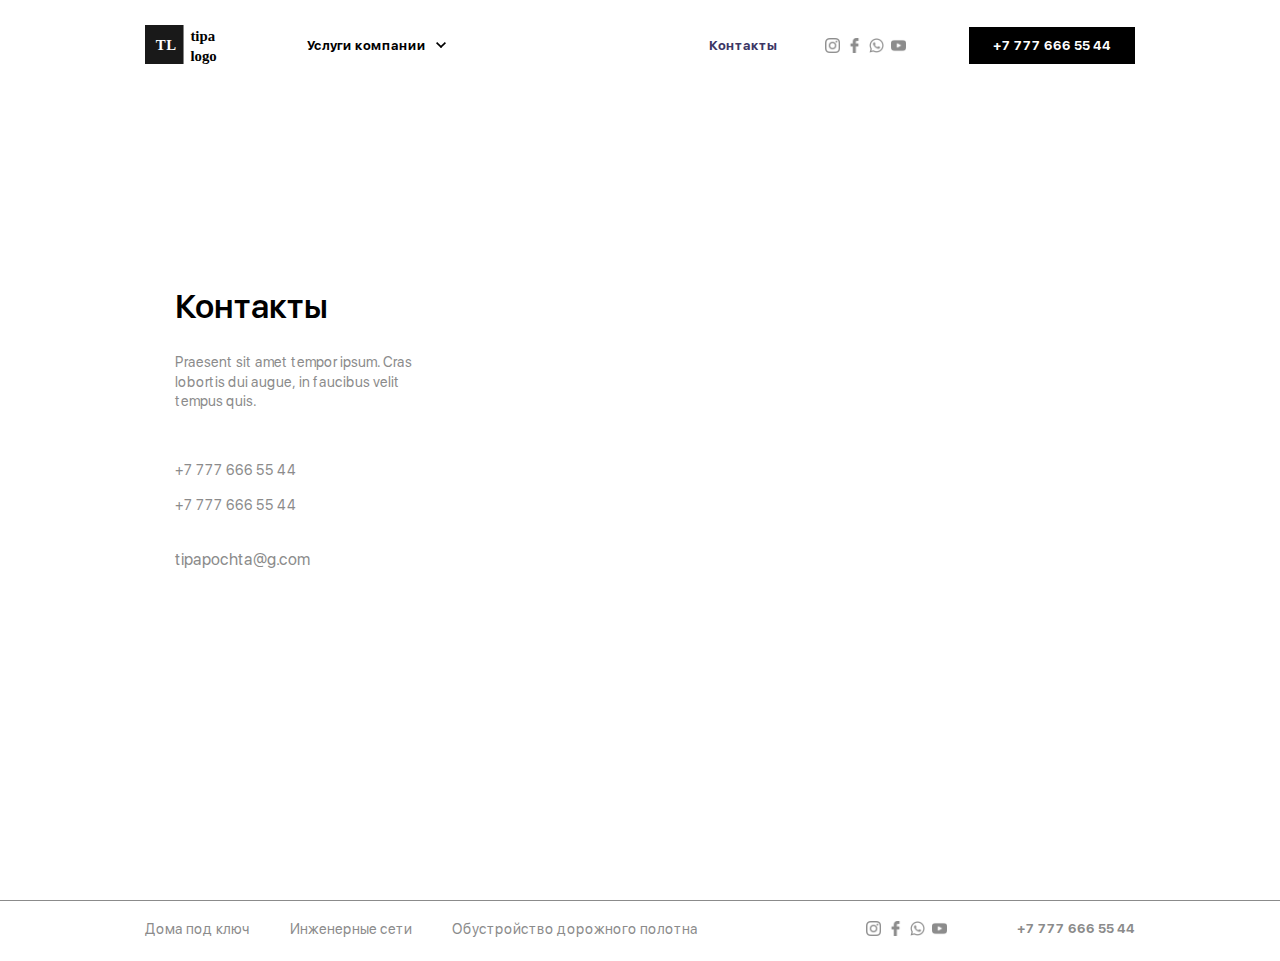
<file: contacts.html>
<!DOCTYPE html>
<html lang="en">

<head>
    <meta charset="UTF-8">
    <meta http-equiv="X-UA-Compatible" content="IE=edge">
    <meta name="viewport" content="width=device-width, initial-scale=1.0">
    <title>Document</title>
    <link rel="stylesheet" href="style/global.css">
    <link rel="stylesheet" href="style/style.css">
</head>

<body>
    <header class="header">
        <div class="container">
            <div class="header__container">
                <a href="index.html" class="header__logo logo">
                    <img src="img/logo.svg" alt="Tipa Logo">
                </a>
                <div class="header__serv">
                    Услуги компании <img src="img/arrow.svg" alt="">
                </div>
                <a href="contacts.html" class="header__link menu__link underline">Контакты</a>
                <div class="header__social">
                    <a href="#" target="_blank" class="social__link">
                        <img src="img/instagram.svg" alt="">
                    </a>
                    <a href="#" target="_blank" class="social__link">
                        <img src="img/facebook.svg" alt="">
                    </a>
                    <a href="#" target="_blank" class="social__link">
                        <img src="img/whatsapp.svg" alt="">
                    </a>
                    <a href="#" target="_blank" class="social__link">
                        <img src="img/youtube.svg" alt="">
                    </a>
                </div>
                <a href="tel:+7 777 666 55 44" class="header__phone black-btn">
                    +7 777 666 55 44
                </a>
                <div class="hamb">
                    <div id="nav-icon3" class="">
                        <span></span>
                        <span></span>
                        <span></span>
                        <span></span>
                    </div>
                </div>
            </div>
        </div>
        <div class="header__under">
            <div class="container">
                <div class="under__menu">
                    <a href="index.html" class="under__item">Строительство домов «под ключ» <svg xmlns="http://www.w3.org/2000/svg" width="6.161" height="9.99" viewBox="0 0 6.161 9.99">
                        <g id="Сгруппировать_38" data-name="Сгруппировать 38" transform="translate(0 9.99) rotate(-90)">
                          <rect id="Прямоугольник_107" data-name="Прямоугольник 107" width="1.635" height="6.996" transform="translate(8.834 0.057) rotate(45)"/>
                          <rect id="Прямоугольник_108" data-name="Прямоугольник 108" width="1.635" height="6.996" transform="translate(0 1.156) rotate(-45)"/>
                        </g>
                      </svg>
                      </a>
                    <a href="engineer.html" class="under__item">Инженерные сети <svg xmlns="http://www.w3.org/2000/svg" width="6.161" height="9.99" viewBox="0 0 6.161 9.99">
                        <g id="Сгруппировать_38" data-name="Сгруппировать 38" transform="translate(0 9.99) rotate(-90)">
                          <rect id="Прямоугольник_107" data-name="Прямоугольник 107" width="1.635" height="6.996" transform="translate(8.834 0.057) rotate(45)"/>
                          <rect id="Прямоугольник_108" data-name="Прямоугольник 108" width="1.635" height="6.996" transform="translate(0 1.156) rotate(-45)"/>
                        </g>
                      </svg>
                      </a>
                    <a href="roadplan.html" class="under__item">Обустройство дорожного полотна <svg xmlns="http://www.w3.org/2000/svg" width="6.161" height="9.99" viewBox="0 0 6.161 9.99">
                        <g id="Сгруппировать_38" data-name="Сгруппировать 38" transform="translate(0 9.99) rotate(-90)">
                          <rect id="Прямоугольник_107" data-name="Прямоугольник 107" width="1.635" height="6.996" transform="translate(8.834 0.057) rotate(45)"/>
                          <rect id="Прямоугольник_108" data-name="Прямоугольник 108" width="1.635" height="6.996" transform="translate(0 1.156) rotate(-45)"/>
                        </g>
                      </svg>
                      </a>
                </div>
                <div class="under__nav">
                    <div class="btn contacts">
                        <a href="contacts.html" class="under__nav-link underline black">Контакты</a>
                    </div>
                    <div class="under__nav-socials">
                        <a href="#" target="_blank" class="social">
                            <img src="img/instagram.svg" alt="">
                        </a>
                        <a href="#" target="_blank" class="social">
                            <img src="img/facebook.svg" alt="">
                        </a>
                        <a href="#" target="_blank" class="social">
                            <img src="img/whatsapp.svg" alt="">
                        </a>
                        <a href="#" target="_blank" class="social">
                            <img src="img/youtube.svg" alt="">
                        </a>
                    </div>
                    <a href="mailto:tipapochta@g.com" class="under__nav-link underline mail">tipapochta@g.com</a>
                    <div class="btn">
                        <a href="tel:+7 777 666 55 44" class="under__nav-link black-btn">+7 777 666 55 44</a>
                    </div>
                </div>
            </div>
        </div>
    </header>
    <main class="main">
        <section class="section__contacts">
            <div class="container">
                <div class="contacts__container">
                    <div class="contacts__card">
                        <div class="contacts__title">Контакты</div>
                        <div class="contacts__txt gray__txt">
                            Praesent sit amet tempor ipsum. Cras lobortis dui augue, in faucibus velit tempus quis.
                        </div>
                        <a href="tel:+7 777 666 55 44" class="contacts__tel underline gray__txt">+7 777 666 55 44</a>
                        <br>
                        <a href="tel:+7 777 666 55 44" class="contacts__tel underline gray__txt">+7 777 666 55 44</a>
                        <br>
                        <a href="mailto:tipapochta@g.com" class="contacts__email underline gray__txt">tipapochta@g.com</a>
                    </div>
                </div>
            </div>
            <iframe src="https://yandex.ru/map-widget/v1/?um=constructor%3Ab0be5eee05d48cd4fad6a103e888e16293f9d927f2e74dfbfedf23fd9dd5e201&amp;source=constructor" width="100%" height="513" frameborder="0"></iframe>
        </section>
    </main>
    <footer class="footer">
        <div class="container">
            <div class="footer__container">
                <div class="footer__links">
                    <a href="#" class="footer__link underline">Дома под ключ</a>
                    <a href="#" class="footer__link underline">Инженерные сети</a>
                    <a href="#" class="footer__link underline">Обустройство дорожного полотна</a>
                </div>
                <div class="header__social footer__social">
                    <a href="#" target="_blank" class="social__link">
                        <img src="img/instagram.svg" alt="">
                    </a>
                    <a href="#" target="_blank" class="social__link">
                        <img src="img/facebook.svg" alt="">
                    </a>
                    <a href="#" target="_blank" class="social__link">
                        <img src="img/whatsapp.svg" alt="">
                    </a>
                    <a href="#" target="_blank" class="social__link">
                        <img src="img/youtube.svg" alt="">
                    </a>
                </div>
                <a href="tel:+7 777 666 55 44" class="footer__phone underline">
                    +7 777 666 55 44
                </a>
            </div>
        </div>
    </footer>
    <script src="js/jquery-3.6.0.min.js"></script>
    <script src="js/jquery.maskedinput.min.js"></script>
    <script src="js/script.js"></script>
</body>

</html>
</file>
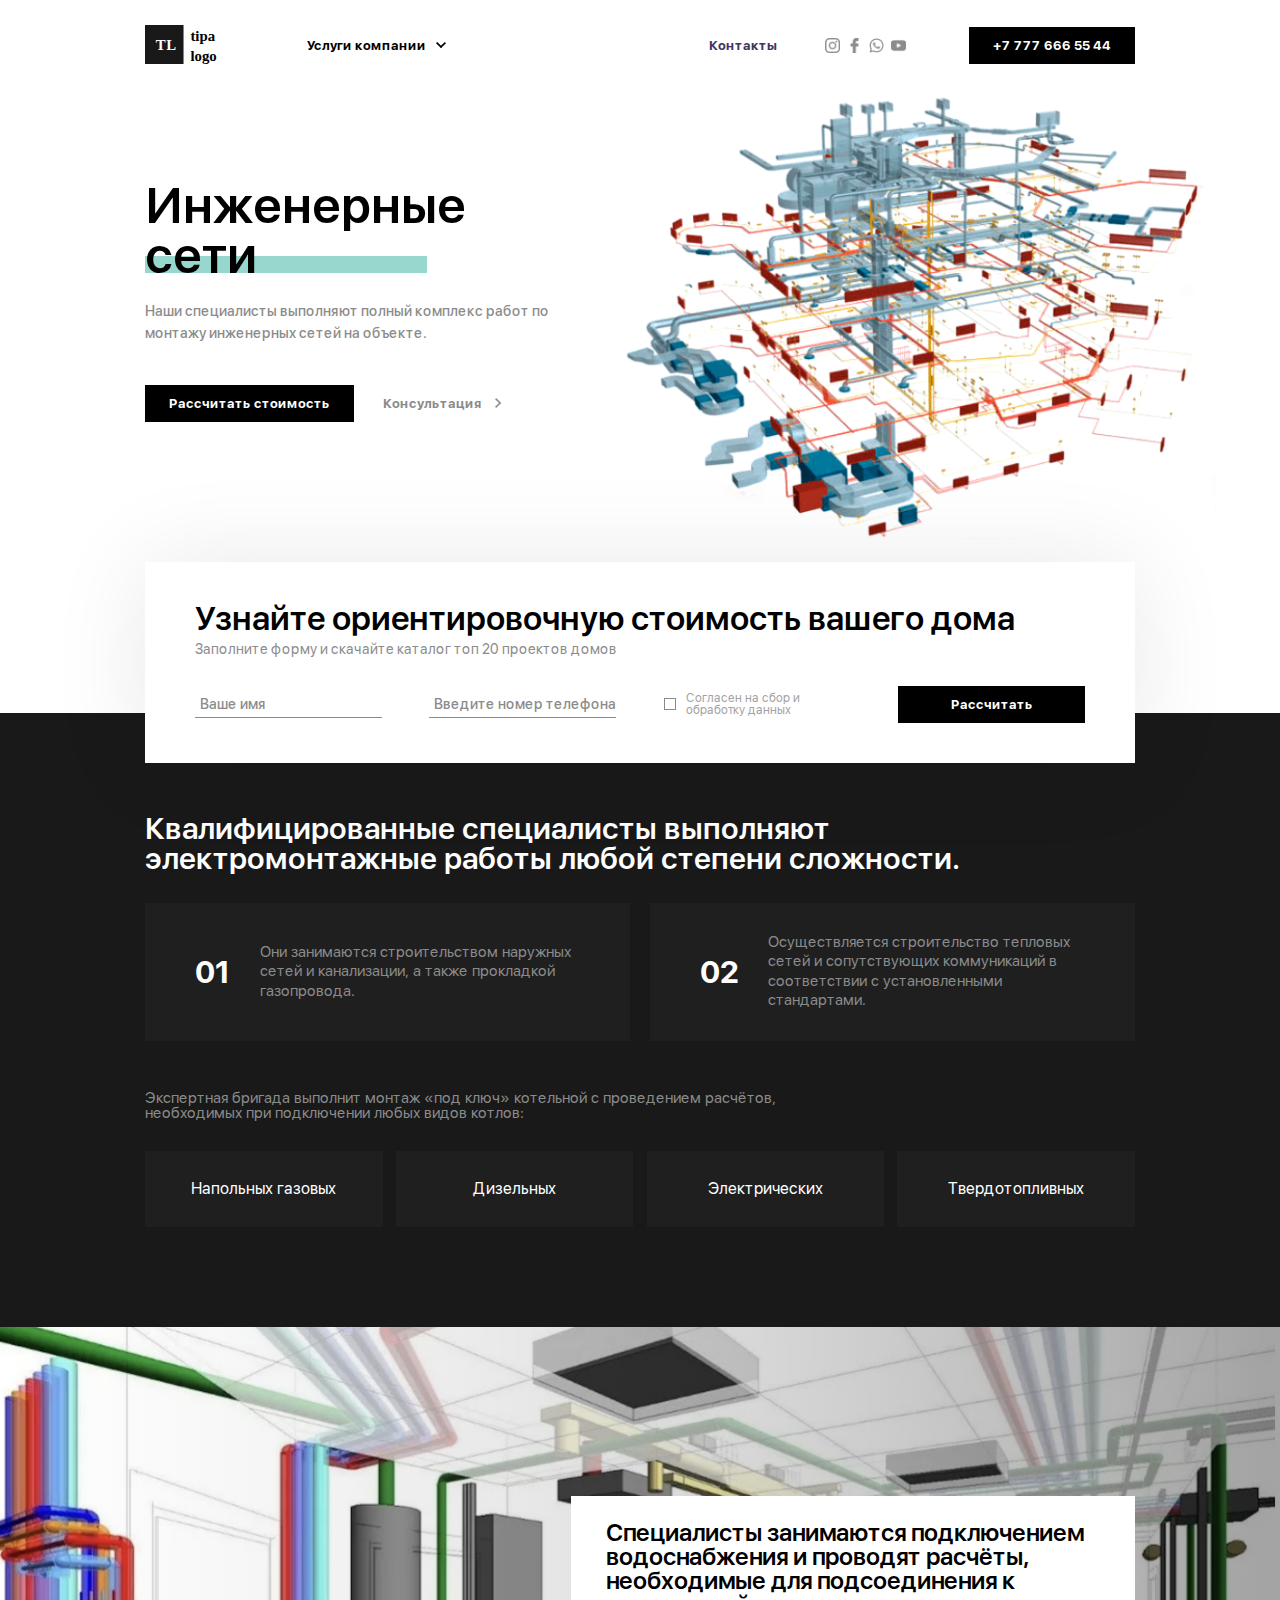
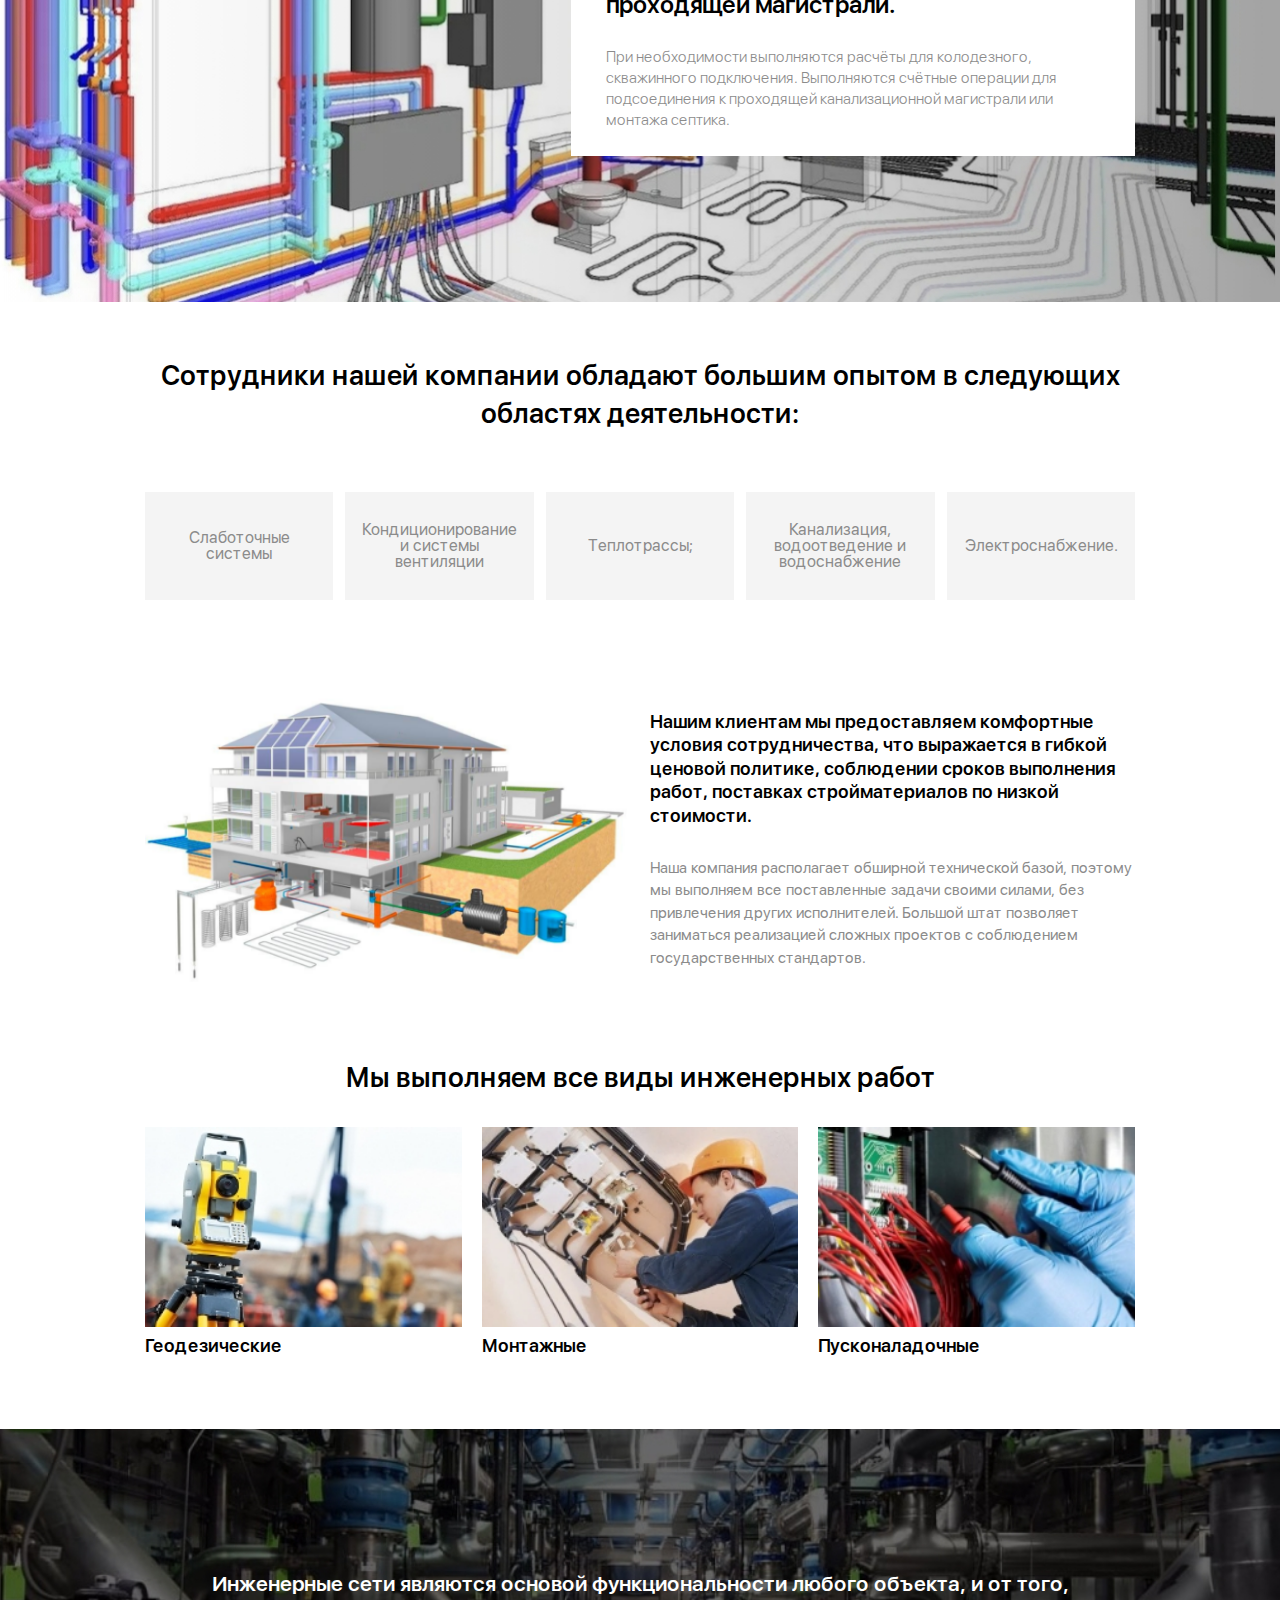
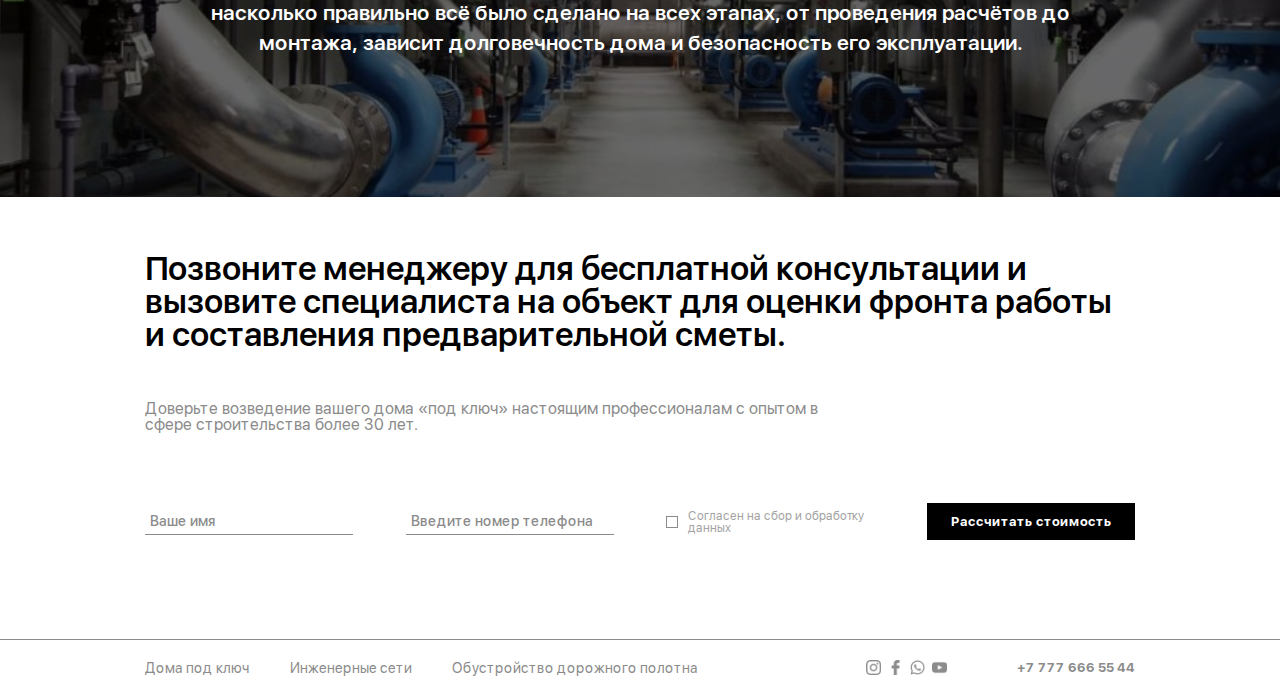
<file: engineer.html>
<!DOCTYPE html>
<html lang="en">

<head>
    <meta charset="UTF-8">
    <meta http-equiv="X-UA-Compatible" content="IE=edge">
    <meta name="viewport" content="width=device-width, initial-scale=1.0">
    <title>Document</title>
    <link rel="stylesheet" href="style/global.css">
    <link rel="stylesheet" href="style/style.css">
</head>

<body>
    <header class="header">
        <div class="container">
            <div class="header__container">
                <a href="index.html" class="header__logo logo">
                    <img src="img/logo.svg" alt="Tipa Logo">
                </a>
                <div class="header__serv">
                    Услуги компании <img src="img/arrow.svg" alt="">
                </div>
                <a href="contacts.html" class="header__link menu__link underline">Контакты</a>
                <div class="header__social">
                    <a href="#" target="_blank" class="social__link">
                        <img src="img/instagram.svg" alt="">
                    </a>
                    <a href="#" target="_blank" class="social__link">
                        <img src="img/facebook.svg" alt="">
                    </a>
                    <a href="#" target="_blank" class="social__link">
                        <img src="img/whatsapp.svg" alt="">
                    </a>
                    <a href="#" target="_blank" class="social__link">
                        <img src="img/youtube.svg" alt="">
                    </a>
                </div>
                <a href="tel:+7 777 666 55 44" class="header__phone black-btn">
                    +7 777 666 55 44
                </a>
                <div class="hamb">
                    <div id="nav-icon3" class="">
                        <span></span>
                        <span></span>
                        <span></span>
                        <span></span>
                    </div>
                </div>
            </div>
        </div>
        <div class="header__under">
            <div class="container">
                <div class="under__menu">
                    <a href="index.html" class="under__item">Строительство домов «под ключ» <svg xmlns="http://www.w3.org/2000/svg" width="6.161" height="9.99" viewBox="0 0 6.161 9.99">
                        <g id="Сгруппировать_38" data-name="Сгруппировать 38" transform="translate(0 9.99) rotate(-90)">
                          <rect id="Прямоугольник_107" data-name="Прямоугольник 107" width="1.635" height="6.996" transform="translate(8.834 0.057) rotate(45)"/>
                          <rect id="Прямоугольник_108" data-name="Прямоугольник 108" width="1.635" height="6.996" transform="translate(0 1.156) rotate(-45)"/>
                        </g>
                      </svg>
                      </a>
                    <a href="engineer.html" class="under__item">Инженерные сети <svg xmlns="http://www.w3.org/2000/svg" width="6.161" height="9.99" viewBox="0 0 6.161 9.99">
                        <g id="Сгруппировать_38" data-name="Сгруппировать 38" transform="translate(0 9.99) rotate(-90)">
                          <rect id="Прямоугольник_107" data-name="Прямоугольник 107" width="1.635" height="6.996" transform="translate(8.834 0.057) rotate(45)"/>
                          <rect id="Прямоугольник_108" data-name="Прямоугольник 108" width="1.635" height="6.996" transform="translate(0 1.156) rotate(-45)"/>
                        </g>
                      </svg>
                      </a>
                    <a href="roadplan.html" class="under__item">Обустройство дорожного полотна <svg xmlns="http://www.w3.org/2000/svg" width="6.161" height="9.99" viewBox="0 0 6.161 9.99">
                        <g id="Сгруппировать_38" data-name="Сгруппировать 38" transform="translate(0 9.99) rotate(-90)">
                          <rect id="Прямоугольник_107" data-name="Прямоугольник 107" width="1.635" height="6.996" transform="translate(8.834 0.057) rotate(45)"/>
                          <rect id="Прямоугольник_108" data-name="Прямоугольник 108" width="1.635" height="6.996" transform="translate(0 1.156) rotate(-45)"/>
                        </g>
                      </svg>
                      </a>
                </div>
                <div class="under__nav">
                    <div class="btn contacts">
                        <a href="contacts.html" class="under__nav-link underline black">Контакты</a>
                    </div>
                    <div class="under__nav-socials">
                        <a href="#" target="_blank" class="social">
                            <img src="img/instagram.svg" alt="">
                        </a>
                        <a href="#" target="_blank" class="social">
                            <img src="img/facebook.svg" alt="">
                        </a>
                        <a href="#" target="_blank" class="social">
                            <img src="img/whatsapp.svg" alt="">
                        </a>
                        <a href="#" target="_blank" class="social">
                            <img src="img/youtube.svg" alt="">
                        </a>
                    </div>
                    <a href="mailto:tipapochta@g.com" class="under__nav-link underline mail">tipapochta@g.com</a>
                    <div class="btn">
                        <a href="tel:+7 777 666 55 44" class="under__nav-link black-btn">+7 777 666 55 44</a>
                    </div>
                </div>
            </div>
        </div>
    </header>
    <main class="main">
        <section class="section__mainsection">
            <div class="container">
                <div class="mainsection__container">
                    <h1 class="mainsection__title">
                        Инженерные<br>
                        <span class="blue__line">сети</span>
                    </h1>
                    <div class="mainsection__text gray__txt">
                        <p>Наши специалисты выполняют полный комплекс работ по монтажу инженерных сетей на объекте. </p>
                    </div>
                    <div class="mainsection__btn">
                        <a href="javascript:;" class="mainsection__link black-btn js-popup">Рассчитать стоимость</a>
                        <a href="javascript:;" class="mainsection__link mainsection__consultation js-popup">Консультация <svg xmlns="http://www.w3.org/2000/svg" width="6.16" height="9.99" viewBox="0 0 6.16 9.99">
                            <g id="Сгруппировать_20" data-name="Сгруппировать 20" transform="translate(0 9.99) rotate(-90)">
                              <rect id="Прямоугольник_107" data-name="Прямоугольник 107" width="1.635" height="6.996" transform="translate(8.834 0.057) rotate(45)" fill="#919191"/>
                              <rect id="Прямоугольник_108" data-name="Прямоугольник 108" width="1.635" height="6.996" transform="translate(0 1.156) rotate(-45)" fill="#919191"/>
                            </g>
                          </svg>
                          
                          </a>
                    </div>
                </div>
                <div class="mainsection__form">
                    <div class="mainsection__form-title">Узнайте ориентировочную стоимость вашего дома</div>
                    <div class="mainsection__form-txt gray__txt">Заполните форму и скачайте каталог топ 20 проектов домов</div>
                    <form action="" class="form">
                        <div class="form__wrapper">
                            <div class="form__row"> <input type="text" class="form__input" placeholder="Ваше имя" required></div>
                            <div class="form__row">
                                <input type="tel" class="form__input" placeholder="Введите номер телефона" required></div>
                            <div class="form__row">
                                <label for="confirm" class="form__label">
                                    <input type="checkbox" class="form__checkbox" id="confirm" required>
                                    <div class="form-check-circle"></div>
                                    <span>Согласен на сбор и обработку данных</span>
                                </label></div>
                            <div class="form__row"> <input type="submit" class="form__submit black-btn" value="Рассчитать"></div>
                        </div>
                    </form>
                </div>
            </div>
            <div class="mainsection__img engineer__img">
                <img src="img/ingeneer.png" alt="">
            </div>
        </section>
        <section class="section__benefits black__section">
            <div class="container">
                <div class="benefits__container content">
                    <div class="benefits__title w70">Квалифицированные специалисты выполняют <br> электромонтажные работы любой степени сложности.
                    </div>
                    <div class="benefits__items">
                        <div class="benefits__item">
                            <div class="benefits__item-num">01</div>
                            <div class="benefits__item-text gray__txt">
                                <p>Они занимаются строительством наружных сетей и канализации, а также прокладкой газопровода.
                                </p>
                            </div>
                        </div>
                        <div class="benefits__item">
                            <div class="benefits__item-num">02</div>
                            <div class="benefits__item-text gray__txt">
                                <p>Осуществляется строительство тепловых сетей и сопутствующих коммуникаций в соответствии с установленными стандартами. </p>
                            </div>
                        </div>
                    </div>
                    <div class="benefits__txt gray__txt">
                        <p>Экспертная бригада выполнит монтаж «под ключ» котельной с проведением расчётов, <br> необходимых при подключении любых видов котлов:</p>
                    </div>
                    <div class="benefits__objects">
                        <div class="objects__item">Напольных газовых</div>
                        <div class="objects__item">Дизельных
                        </div>
                        <div class="objects__item">Электрических</div>
                        <div class="objects__item">Твердотопливных</div>
                    </div>
                </div>
            </div>
        </section>
        <section class="section__design design-2">
            <div class="container">
                <div class="design__container">
                    <div class="design__title">Специалисты занимаются подключением водоснабжения и проводят расчёты, необходимые для подсоединения к проходящей магистрали.
                    </div>
                    <div class="design__txt gray__txt">
                        <p>При необходимости выполняются расчёты для колодезного, скважинного подключения. Выполняются счётные операции для подсоединения к проходящей канализационной магистрали или монтажа септика.
                        </p>
                    </div>
                </div>
                <div class="bgimg">
                    <img src="img/design2.jpg" alt="">
                </div>
            </div>
        </section>
        <section class="section__exp">
            <div class="container">
                <div class="exp__container">
                    <div class="exp__title title"> Сотрудники нашей компании обладают большим опытом в следующих областях деятельности:
                    </div>
                    <div class="exp__items">
                        <div class="exp__item">Слаботочные системы
                        </div>
                        <div class="exp__item">Кондиционирование и системы вентиляции</div>
                        <div class="exp__item">Теплотрассы;</div>
                        <div class="exp__item">Канализация, водоотведение и водоснабжение</div>
                        <div class="exp__item">Электроснабжение.</div>
                    </div>
                </div>
            </div>
        </section>
        <section class="section__conditions">
            <div class="container">
                <div class="conditions__container">
                    <div class="conditions__img">
                        <img src="img/cond.png" alt="">
                    </div>
                    <div class="conditions__content">
                        <div class="conditions__title">Нашим клиентам мы предоставляем комфортные условия сотрудничества, что выражается в гибкой ценовой политике, соблюдении сроков выполнения работ, поставках стройматериалов по низкой стоимости.</div>
                        <div class="conditions__txt gray__txt">
                            <p>Наша компания располагает обширной технической базой, поэтому мы выполняем все поставленные задачи своими силами, без привлечения других исполнителей. Большой штат позволяет заниматься реализацией сложных проектов с соблюдением
                                государственных стандартов. </p>
                        </div>
                    </div>
                </div>
            </div>
        </section>
        <section class="section__work">
            <div class="container">
                <div class="work__container">
                    <div class="work__title title">Мы выполняем все виды инженерных работ</div>
                    <div class="work__items">
                        <div class="work__item">
                            <div class="work__item-img">
                                <img src="img/w1.jpg" alt="">
                            </div>
                            <div class="work__item-title">Геодезические</div>
                        </div>
                        <div class="work__item">
                            <div class="work__item-img">
                                <img src="img/w2.jpg" alt="">
                            </div>
                            <div class="work__item-title">Монтажные</div>
                        </div>
                        <div class="work__item">
                            <div class="work__item-img">
                                <img src="img/w3.jpg" alt="">
                            </div>
                            <div class="work__item-title">Пусконаладочные</div>
                        </div>
                    </div>
                </div>
            </div>
        </section>
        <section class="function">
            <div class="container">
                <div class="function__container">
                    <div class="function__title">Инженерные сети являются основой функциональности любого объекта, и от того, насколько правильно всё было сделано на всех этапах, от проведения расчётов до монтажа, зависит долговечность дома и безопасность его эксплуатации. </div>
                </div>
            </div>
        </section>
        <section class="section__call">
            <div class="container">
                <div class="call__container">
                    <div class="call__title">Позвоните менеджеру для бесплатной консультации и вызовите специалиста на объект для оценки фронта работы и составления предварительной сметы.</div>
                    <div class="call__txt gray__txt">Доверьте возведение вашего дома «под ключ» настоящим профессионалам с опытом в сфере строительства более 30 лет.</div>
                    <form action="" class="form">
                        <div class="form__wrapper">
                            <div class="form__row"> <input type="text" class="form__input" placeholder="Ваше имя" required></div>
                            <div class="form__row">
                                <input type="tel" class="form__input" placeholder="Введите номер телефона" required></div>
                            <div class="form__row">
                                <label for="confirm-footer" class="form__label">
                                    <input type="checkbox" class="form__checkbox" id="confirm-footer" required>
                                    <div class="form-check-circle"></div>
                                    <span>Согласен на сбор и обработку данных</span>
                                </label></div>
                            <div class="form__row"> <input type="submit" class="form__submit black-btn" value="Рассчитать стоимость"></div>
                        </div>
                    </form>
                </div>
            </div>
        </section>
    </main>
    <footer class="footer">
        <div class="container">
            <div class="footer__container">
                <div class="footer__links">
                    <a href="#" class="footer__link underline">Дома под ключ</a>
                    <a href="#" class="footer__link underline">Инженерные сети</a>
                    <a href="#" class="footer__link underline">Обустройство дорожного полотна</a>
                </div>
                <div class="header__social footer__social">
                    <a href="#" target="_blank" class="social__link">
                        <img src="img/instagram.svg" alt="">
                    </a>
                    <a href="#" target="_blank" class="social__link">
                        <img src="img/facebook.svg" alt="">
                    </a>
                    <a href="#" target="_blank" class="social__link">
                        <img src="img/whatsapp.svg" alt="">
                    </a>
                    <a href="#" target="_blank" class="social__link">
                        <img src="img/youtube.svg" alt="">
                    </a>
                </div>
                <a href="tel:+7 777 666 55 44" class="footer__phone underline">
                    +7 777 666 55 44
                </a>
            </div>
        </div>
    </footer>
    <div class="popup__form">
        <div class="container">
            <div class="popup__form-container">
                <div class="popup__form-title">Оставить заявку</div>
                <form action="" class="popup__form-form">
                    <div class="popup__form-col">
                        <span>Ваше Имя</span>
                        <input type="text" class="popup__form-input" required>
                    </div>
                    <div class="popup__form-col">
                        <span>Ваш номер телефона</span>
                        <input type="tel" class="popup__form-input" required>
                    </div>
                    <input type="submit" class="popup__form-submit black-btn">
                </form>
                <div class="popup__close-form">
                    <img src="img/x.svg" alt="">
                </div>
            </div>
        </div>
    </div>
    <script src="js/jquery-3.6.0.min.js"></script>
    <script src="js/jquery.maskedinput.min.js"></script>
    <script src="js/script.js"></script>
</body>

</html>
</file>
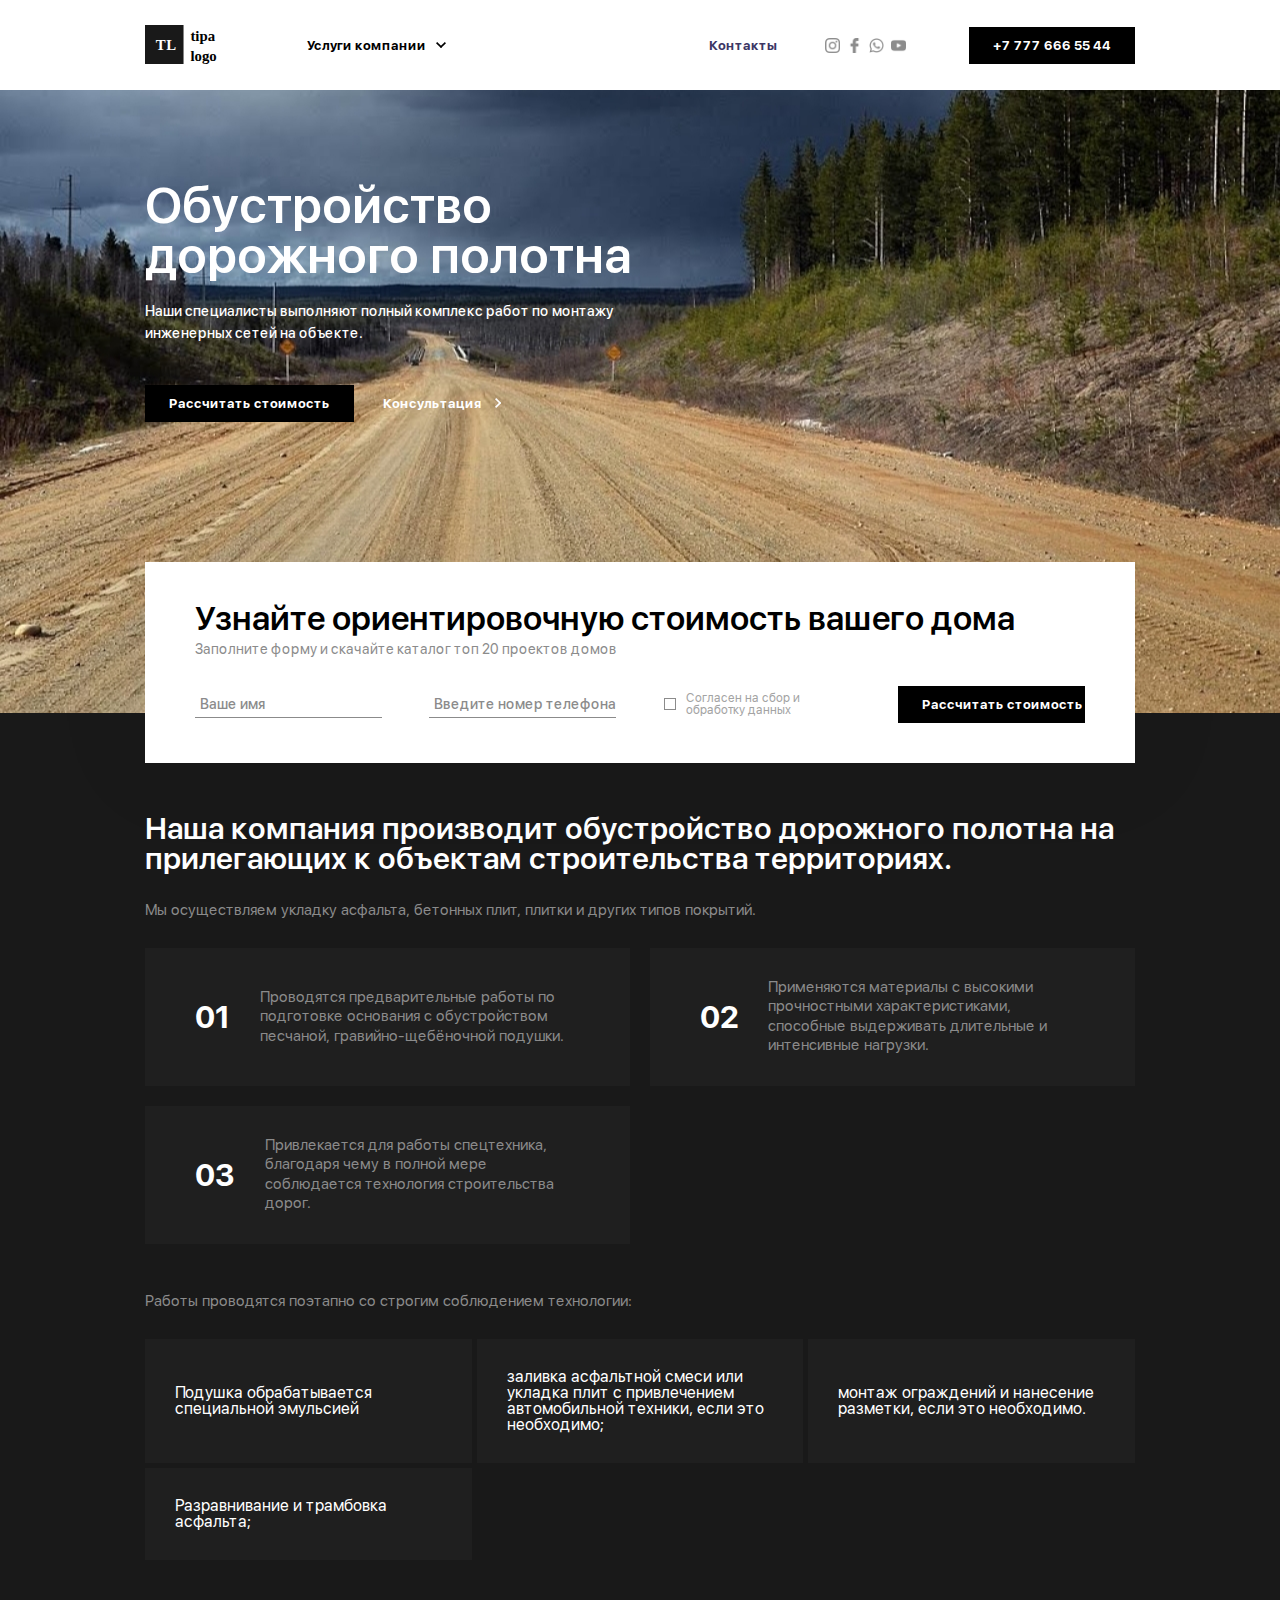
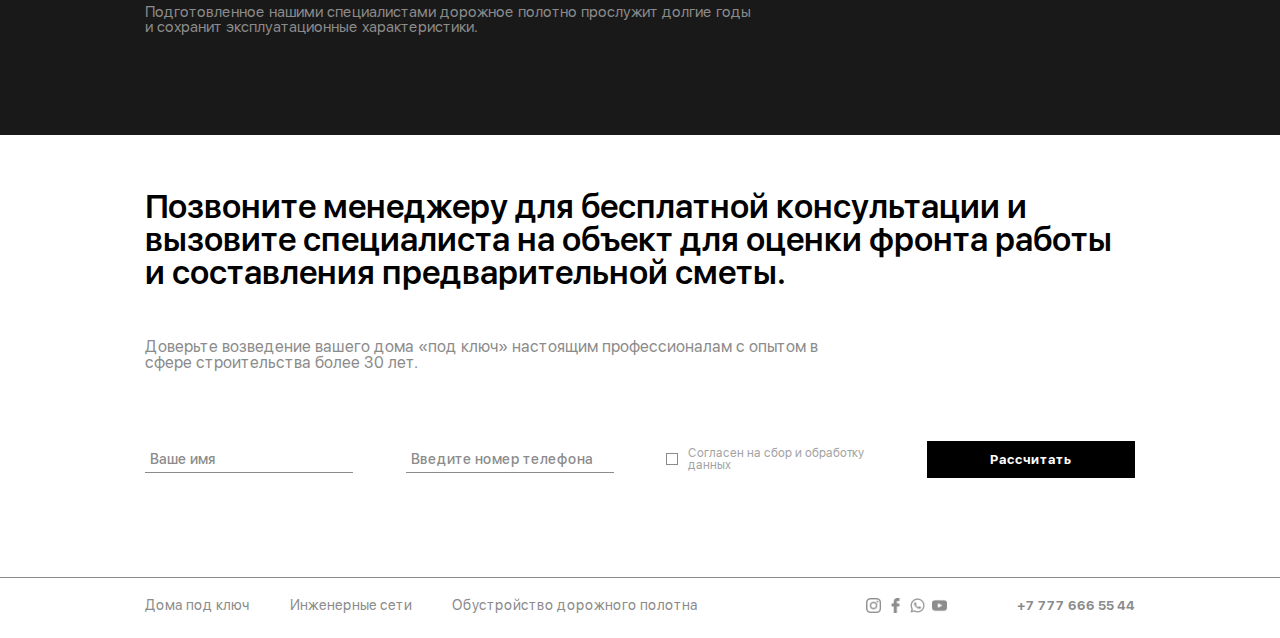
<file: roadplan.html>
<!DOCTYPE html>
<html lang="en">

<head>
    <meta charset="UTF-8">
    <meta http-equiv="X-UA-Compatible" content="IE=edge">
    <meta name="viewport" content="width=device-width, initial-scale=1.0">
    <title>Document</title>
    <link rel="stylesheet" href="style/global.css">
    <link rel="stylesheet" href="style/style.css">
</head>

<body>
    <header class="header">
        <div class="container">
            <div class="header__container">
                <a href="index.html" class="header__logo logo">
                    <img src="img/logo.svg" alt="Tipa Logo">
                </a>
                <div class="header__serv">
                    Услуги компании <img src="img/arrow.svg" alt="">
                </div>
                <a href="contacts.html" class="header__link menu__link underline">Контакты</a>
                <div class="header__social">
                    <a href="#" target="_blank" class="social__link">
                        <img src="img/instagram.svg" alt="">
                    </a>
                    <a href="#" target="_blank" class="social__link">
                        <img src="img/facebook.svg" alt="">
                    </a>
                    <a href="#" target="_blank" class="social__link">
                        <img src="img/whatsapp.svg" alt="">
                    </a>
                    <a href="#" target="_blank" class="social__link">
                        <img src="img/youtube.svg" alt="">
                    </a>
                </div>
                <a href="tel:+7 777 666 55 44" class="header__phone black-btn">
                    +7 777 666 55 44
                </a>
                <div class="hamb">
                    <div id="nav-icon3" class="">
                        <span></span>
                        <span></span>
                        <span></span>
                        <span></span>
                    </div>
                </div>
            </div>
        </div>
        <div class="header__under">
            <div class="container">
                <div class="under__menu">
                    <a href="index.html" class="under__item">Строительство домов «под ключ» <svg xmlns="http://www.w3.org/2000/svg" width="6.161" height="9.99" viewBox="0 0 6.161 9.99">
                        <g id="Сгруппировать_38" data-name="Сгруппировать 38" transform="translate(0 9.99) rotate(-90)">
                          <rect id="Прямоугольник_107" data-name="Прямоугольник 107" width="1.635" height="6.996" transform="translate(8.834 0.057) rotate(45)"/>
                          <rect id="Прямоугольник_108" data-name="Прямоугольник 108" width="1.635" height="6.996" transform="translate(0 1.156) rotate(-45)"/>
                        </g>
                      </svg>
                      </a>
                    <a href="engineer.html" class="under__item">Инженерные сети <svg xmlns="http://www.w3.org/2000/svg" width="6.161" height="9.99" viewBox="0 0 6.161 9.99">
                        <g id="Сгруппировать_38" data-name="Сгруппировать 38" transform="translate(0 9.99) rotate(-90)">
                          <rect id="Прямоугольник_107" data-name="Прямоугольник 107" width="1.635" height="6.996" transform="translate(8.834 0.057) rotate(45)"/>
                          <rect id="Прямоугольник_108" data-name="Прямоугольник 108" width="1.635" height="6.996" transform="translate(0 1.156) rotate(-45)"/>
                        </g>
                      </svg>
                      </a>
                    <a href="roadplan.html" class="under__item">Обустройство дорожного полотна <svg xmlns="http://www.w3.org/2000/svg" width="6.161" height="9.99" viewBox="0 0 6.161 9.99">
                        <g id="Сгруппировать_38" data-name="Сгруппировать 38" transform="translate(0 9.99) rotate(-90)">
                          <rect id="Прямоугольник_107" data-name="Прямоугольник 107" width="1.635" height="6.996" transform="translate(8.834 0.057) rotate(45)"/>
                          <rect id="Прямоугольник_108" data-name="Прямоугольник 108" width="1.635" height="6.996" transform="translate(0 1.156) rotate(-45)"/>
                        </g>
                      </svg>
                      </a>
                </div>
                <div class="under__nav">
                    <div class="btn contacts">
                        <a href="contacts.html" class="under__nav-link underline black">Контакты</a>
                    </div>
                    <div class="under__nav-socials">
                        <a href="#" target="_blank" class="social">
                            <img src="img/instagram.svg" alt="">
                        </a>
                        <a href="#" target="_blank" class="social">
                            <img src="img/facebook.svg" alt="">
                        </a>
                        <a href="#" target="_blank" class="social">
                            <img src="img/whatsapp.svg" alt="">
                        </a>
                        <a href="#" target="_blank" class="social">
                            <img src="img/youtube.svg" alt="">
                        </a>
                    </div>
                    <a href="mailto:tipapochta@g.com" class="under__nav-link underline mail">tipapochta@g.com</a>
                    <div class="btn">
                        <a href="tel:+7 777 666 55 44" class="under__nav-link black-btn">+7 777 666 55 44</a>
                    </div>
                </div>
            </div>
        </div>
    </header>
    <main class="main">
        <section class="section__mainsection roadplan">
            <div class="container">
                <div class="mainsection__container">
                    <h1 class="mainsection__title">
                        Обустройство <br> дорожного полотна
                    </h1>
                    <div class="mainsection__text gray__txt">
                        <p>Наши специалисты выполняют полный комплекс работ по монтажу инженерных сетей на объекте. </p>
                    </div>
                    <div class="mainsection__btn">
                        <a href="javascript:;" class="mainsection__link black-btn js-popup">Рассчитать стоимость</a>
                        <a href="javascript:;" class="mainsection__link mainsection__consultation js-popup">Консультация <svg xmlns="http://www.w3.org/2000/svg" width="6.16" height="9.99" viewBox="0 0 6.16 9.99">
                            <g id="Сгруппировать_20" data-name="Сгруппировать 20" transform="translate(0 9.99) rotate(-90)">
                              <rect id="Прямоугольник_107" data-name="Прямоугольник 107" width="1.635" height="6.996" transform="translate(8.834 0.057) rotate(45)" fill="#919191"/>
                              <rect id="Прямоугольник_108" data-name="Прямоугольник 108" width="1.635" height="6.996" transform="translate(0 1.156) rotate(-45)" fill="#919191"/>
                            </g>
                          </svg>
                          
                          </a>
                    </div>
                </div>
                <div class="mainsection__form">
                    <div class="mainsection__form-title">Узнайте ориентировочную стоимость вашего дома</div>
                    <div class="mainsection__form-txt gray__txt">Заполните форму и скачайте каталог топ 20 проектов домов</div>
                    <form action="" class="form">
                        <div class="form__wrapper">
                            <div class="form__row"> <input type="text" class="form__input" placeholder="Ваше имя" required></div>
                            <div class="form__row">
                                <input type="tel" class="form__input" placeholder="Введите номер телефона" required></div>
                            <div class="form__row">
                                <label for="confirm" class="form__label">
                                    <input type="checkbox" class="form__checkbox" id="confirm" required>
                                    <div class="form-check-circle"></div>
                                    <span>Согласен на сбор и обработку данных</span>
                                </label></div>
                            <div class="form__row"> <input type="submit" class="form__submit black-btn" value="Рассчитать стоимость"></div>
                        </div>
                    </form>
                </div>
            </div>
        </section>
        <section class="section__benefits black__section">
            <div class="container">
                <div class="benefits__container content">
                    <div class="benefits__title w70">Наша компания производит обустройство дорожного полотна на прилегающих к объектам строительства территориях.
                    </div>
                    <div class="benefits__txt gray__txt">
                        <p>Мы осуществляем укладку асфальта, бетонных плит, плитки и других типов покрытий.
                        </p>
                    </div>
                    <div class="benefits__items">
                        <div class="benefits__item">
                            <div class="benefits__item-num">01</div>
                            <div class="benefits__item-text gray__txt">
                                <p>Проводятся предварительные работы по подготовке основания с обустройством песчаной, гравийно-щебёночной подушки.

                                </p>
                            </div>
                        </div>
                        <div class="benefits__item">
                            <div class="benefits__item-num">02</div>
                            <div class="benefits__item-text gray__txt">
                                <p>Применяются материалы с высокими прочностными характеристиками, способные выдерживать длительные и интенсивные нагрузки.
                                </p>
                            </div>
                        </div>
                        <div class="benefits__item">
                            <div class="benefits__item-num">03</div>
                            <div class="benefits__item-text gray__txt">
                                <p>Привлекается для работы спецтехника, благодаря чему в полной мере соблюдается технология строительства дорог.

                                </p>
                            </div>
                        </div>
                    </div>
                    <div class="benefits__txt gray__txt">
                        <p>Работы проводятся поэтапно со строгим соблюдением технологии:</p>
                    </div>
                    <div class="benefits__objects">
                        <div class="objects__item w33">Подушка обрабатывается специальной эмульсией
                        </div>
                        <div class="objects__item w33">заливка асфальтной смеси или укладка плит с привлечением автомобильной техники, если это необходимо;

                        </div>
                        <div class="objects__item w33">монтаж ограждений и нанесение разметки, если это необходимо.
                        </div>
                        <div class="objects__item w33">Разравнивание и трамбовка асфальта;
                        </div>
                    </div>
                    <div class="benefits__txt gray__txt special">
                        <p>Подготовленное нашими специалистами дорожное полотно прослужит долгие годы <br> и сохранит эксплуатационные характеристики.</p>
                    </div>
                </div>
            </div>
        </section>
        <section class="section__call">
            <div class="container">
                <div class="call__container">
                    <div class="call__title">Позвоните менеджеру для бесплатной консультации и вызовите специалиста на объект для оценки фронта работы и составления предварительной сметы.</div>
                    <div class="call__txt gray__txt">Доверьте возведение вашего дома «под ключ» настоящим профессионалам с опытом в сфере строительства более 30 лет.</div>
                    <form action="" class="form">
                        <div class="form__wrapper">
                            <div class="form__row"> <input type="text" class="form__input" placeholder="Ваше имя" required></div>
                            <div class="form__row">
                                <input type="tel" class="form__input" placeholder="Введите номер телефона" required></div>
                            <div class="form__row">
                                <label for="confirm-footer" class="form__label">
                                    <input type="checkbox" class="form__checkbox" id="confirm-footer" required>
                                    <div class="form-check-circle"></div>
                                    <span>Согласен на сбор и обработку данных</span>
                                </label></div>
                            <div class="form__row"> <input type="submit" class="form__submit black-btn" value="Рассчитать"></div>
                        </div>
                    </form>
                </div>
            </div>
        </section>
    </main>
    <footer class="footer">
        <div class="container">
            <div class="footer__container">
                <div class="footer__links">
                    <a href="#" class="footer__link underline">Дома под ключ</a>
                    <a href="#" class="footer__link underline">Инженерные сети</a>
                    <a href="#" class="footer__link underline">Обустройство дорожного полотна</a>
                </div>
                <div class="header__social">
                    <a href="#" target="_blank" class="social__link">
                        <img src="img/instagram.svg" alt="">
                    </a>
                    <a href="#" target="_blank" class="social__link">
                        <img src="img/facebook.svg" alt="">
                    </a>
                    <a href="#" target="_blank" class="social__link">
                        <img src="img/whatsapp.svg" alt="">
                    </a>
                    <a href="#" target="_blank" class="social__link">
                        <img src="img/youtube.svg" alt="">
                    </a>
                </div>
                <a href="tel:+7 777 666 55 44" class="footer__phone underline">
                    +7 777 666 55 44
                </a>
            </div>
        </div>
    </footer>
    <div class="popup__form">
        <div class="container">
            <div class="popup__form-container">
                <div class="popup__form-title">Оставить заявку</div>
                <form action="" class="popup__form-form">
                    <div class="popup__form-col">
                        <span>Ваше Имя</span>
                        <input type="text" class="popup__form-input" required>
                    </div>
                    <div class="popup__form-col">
                        <span>Ваш номер телефона</span>
                        <input type="tel" class="popup__form-input" required>
                    </div>
                    <input type="submit" class="popup__form-submit black-btn">
                </form>
                <div class="popup__close-form">
                    <img src="img/x.svg" alt="">
                </div>
            </div>
        </div>
    </div>
    <script src="js/jquery-3.6.0.min.js"></script>
    <script src="js/jquery.maskedinput.min.js"></script>
    <script src="js/script.js"></script>
</body>

</html>
</file>
<file: style/global.css>
/* Указываем box sizing */

*,
*::before,
*::after {
    box-sizing: border-box;
}

ul[class],
ol[class] {
    padding: 0;
}

body,
h1,
h2,
h3,
h4,
p,
ul[class],
ol[class],
li,
figure,
figcaption,
blockquote,
dl,
dd {
    margin: 0;
}

body {
    min-height: 100vh;
    scroll-behavior: smooth;
    text-rendering: optimizeSpeed;
    line-height: 1;
    font-family: 'SF UI Display';
    font-weight: 400;
    font-size: 16px;
    color: #000000;
}

section {
    position: relative;
}

a {
    text-decoration: none;
    color: #3C3664;
}

ul[class],
ol[class] {
    list-style: none;
}

a:not([class]) {
    text-decoration-skip-ink: auto;
}

img {
    max-width: 100%;
    display: block;
}

article>*+* {
    margin-top: 1em;
}

input,
button,
textarea,
select {
    font: inherit;
    -webkit-appearance: none;
}

input {
    padding: 0;
    display: block;
}

@media (prefers-reduced-motion: reduce) {
    * {
        animation-duration: 0.01ms !important;
        animation-iteration-count: 1 !important;
        transition-duration: 0.01ms !important;
        scroll-behavior: auto !important;
    }
}

.container {
    margin: 0 auto;
    padding: 0 10px;
    max-width: 1010px;
}

@media(max-width: 1100px) {
    .container {
        max-width: 991px;
    }
}

@media(max-width: 992px) {
    .container {
        max-width: 740px;
    }
}

@media(max-width: 768px) {
    .container {
        max-width: 600px;
    }
}

@media(max-width: 600px) {
    .container {
        width: 100%;
        padding: 0 15px;
    }
}

@font-face {
    font-family: 'SF UI Display';
    src: url('../fonts/SFUIDisplay-Thin.woff') format('woff');
    font-weight: 200;
    font-style: normal;
}

@font-face {
    font-family: 'SF UI Display';
    src: url('../fonts/SFUIDisplay-Light.woff') format('woff');
    font-weight: 300;
    font-style: normal;
}

@font-face {
    font-family: 'SF UI Display';
    src: url('../fonts/SFUIDisplay-Regular.woff') format('woff');
    font-weight: 400;
    font-style: normal;
}

@font-face {
    font-family: 'SF UI Display';
    src: url('../fonts/SFUIDisplay-Medium.woff') format('woff');
    font-weight: 500;
    font-style: normal;
}

@font-face {
    font-family: 'SF UI Display';
    src: url('../fonts/SFUIDisplay-Semibold.woff') format('woff');
    font-weight: 600;
    font-style: normal;
}

@font-face {
    font-family: 'SF UI Display';
    src: url('../fonts/SFUIDisplay-Bold.woff') format('woff');
    font-weight: 700;
    font-style: normal;
}
</file>
<file: style/style.css>
.header {
    position: fixed;
    top: 0;
    left: 0;
    right: 0;
    z-index: 10;
    transition: .2s ease;
    background: #ffffff;
}

.header.active {
    box-shadow: 1px 2px 10px rgb(0 0 0 / 9%);
}

.header__container {
    padding: 25px 0;
    display: flex;
    align-items: center;
}

.logo {
    width: 82px;
    height: 40px;
}

.logo img {
    width: 100%;
    height: 100%;
    object-fit: contain;
}

.header__serv {
    display: flex;
    align-items: center;
    margin-left: 80px;
    font-weight: 700;
    font-size: 13px;
    cursor: pointer;
}

.header__serv img {
    margin-left: 10px;
    transition: .2s ease;
}

.header__serv.active img {
    transform: rotate(180deg);
}

.header__link {
    font-size: 13px;
    font-weight: 700;
    margin-left: auto;
    margin-right: 47px;
}

.header__social {
    display: flex;
    align-items: center;
    column-gap: 7px;
}

.social__link {
    display: block;
}

.social__link img {
    width: 15px;
    height: 15px;
    object-fit: contain;
    flex-shrink: 0;
}

.header__phone {
    margin-left: 63px;
}

.black-btn {
    display: inline-block;
    padding: 12px 24px;
    background: #000000;
    font-size: 13px;
    font-weight: 700;
    color: #ffffff;
    transition: .2s ease;
}

.black-btn:hover {
    outline: 1px solid #000000;
    background: #ffffff;
    color: #000000;
}

.underline {
    position: relative;
}

.underline::before {
    position: absolute;
    content: '';
    top: 100%;
    left: 0;
    width: 0;
    height: 1px;
    background: #000000;
    transition: .2s ease;
}

.underline:hover::before {
    width: 100%;
}

.section__mainsection {
    margin-top: 90px;
}

.mainsection__img {
    position: absolute;
    top: 0;
    pointer-events: none;
    z-index: -2;
}

.house__img {
    max-width: 800px;
    max-height: 600px;
    right: 0;
}

.mainsection__img img {
    width: 100%;
    height: 100%;
    object-fit: cover;
}

.mainsection__container {
    height: 100%;
    padding-top: 90px;
    display: flex;
    flex-direction: column;
    justify-content: center;
    width: 44%;
}

.mainsection__title {
    font-size: 50px;
    font-weight: 600;
    margin-bottom: 20px;
}

.blue__line {
    position: relative;
    display: inline-block;
    line-height: 70%;
}

.blue__line::before {
    position: absolute;
    content: '';
    height: 50%;
    width: 282px;
    background: #98D7CE;
    z-index: -1;
    left: 0;
    bottom: 0;
}

.mainsection__text {
    font-weight: 500;
    font-size: 14px;
    margin-bottom: 40px;
    line-height: 160%;
}

.gray__txt {
    color: #8B8B8B;
}

.mainsection__consultation {
    font-size: 13px;
    font-weight: 700;
    color: #8B8B8B;
    margin-left: 25px;
}

.mainsection__consultation svg {
    margin-left: 10px;
    transition: .2s ease;
}

.mainsection__consultation:hover svg {
    transform: translateX(10px);
}

.mainsection__form {
    position: relative;
    background: #ffffff;
    margin-top: 90px;
    padding: 40px 50px;
    box-shadow: 0 0 99px rgba(0, 0, 0, 9%);
    transform: translateY(50px);
    z-index: 1;
}

.mainsection__form-title {
    margin-bottom: 7px;
    font-size: 33px;
    font-weight: 600;
}

.mainsection__form-txt {
    font-size: 14px;
    margin-bottom: 30px;
}

.form__wrapper {
    display: flex;
    align-items: center;
    justify-content: space-between;
}

.form__row {
    width: 21%;
}

.form__row * {
    width: 100%;
}

.form__input {
    border: none;
    border-bottom: 1px solid #8B8B8B;
    padding-bottom: 5px;
    padding-left: 5px;
    padding-top: 5px;
}

.form__input::placeholder,
.form__input {
    color: #8B8B8B;
    font-size: 14px;
    font-weight: 500;
}

.form__input:focus-visible {
    outline: none;
}

.form__label {
    position: relative;
    display: flex;
    align-items: center;
    font-size: 12px;
    cursor: pointer;
    color: #A3A3A3;
}

.form-check-circle {
    position: relative;
    font-size: 0;
    width: 12px;
    height: 12px;
    border: 1px solid #8B8B8B;
    flex-shrink: 0;
}

.form-check-circle::before {
    position: absolute;
    content: '';
    width: 6px;
    height: 6px;
    background: #8b8b8b;
    flex-shrink: 0;
    top: 50%;
    left: 50%;
    transform: translate(-50%, -50%);
    opacity: 0;
}

.form__checkbox {
    position: absolute;
    opacity: 0;
    width: 100%;
    height: 100%;
    z-index: -1;
}

.form__checkbox:checked+.form-check-circle::before {
    opacity: 1;
}

.form__label span {
    margin-left: 10px;
}

.form__submit {
    border: none;
    cursor: pointer;
}

.content {
    padding: 100px 0;
}

.black__section {
    background: #191919;
}

.black__section {
    color: #ffffff;
}

.benefits__title {
    font-size: 30px;
    font-weight: 600;
    margin-bottom: 30px;
}

.benefits__txt {
    color: #8B8B8B;
    font-size: 15px;
    font-weight: 400;
    margin-bottom: 30px;
}

.benefits__txt.w50 {
    width: 50%;
}

.benefits__items {
    display: flex;
    justify-content: space-between;
    flex-wrap: wrap;
    row-gap: 20px;
    margin-bottom: 50px;
}

.benefits__item {
    width: 49%;
    display: flex;
    align-items: center;
    background: #1F1F1F;
    padding: 30px 50px;
}

.benefits__item-num {
    margin-right: 30px;
    font-size: 31px;
    font-weight: 700;
}

.benefits__item-text {
    font-size: 15px;
    font-weight: 400;
    line-height: 130%;
}

.benefits__objects {
    display: flex;
    justify-content: space-between;
    flex-wrap: wrap;
    row-gap: 5px;
}

.benefits__pretitle {
    font-size: 24px;
    font-weight: 600;
    margin-bottom: 30px;
}

.objects__item {
    width: 24%;
    padding: 30px;
    background: #1F1F1F;
    display: flex;
    justify-content: center;
    align-items: center;
}

.design__container {
    background: #ffffff;
    padding: 25px 35px;
    width: 57%;
    margin-left: auto;
}

.section__design {
    position: relative;
    padding: 169px 0 146px 0;
}

.bgimg {
    position: absolute;
    width: 100%;
    height: 100%;
    top: 0;
    left: 0;
    z-index: -1;
}

.bgimg img {
    width: 100%;
    height: 100%;
    object-fit: cover;
}


/* 
.design-1 {
    background: url('../img/design1.jpg') center no-repeat;
    background-size: cover;
}

.design-2 {
    background: url('../img/design2.jpg') center no-repeat;
    background-size: cover;
} */

.design__title {
    font-size: 24px;
    font-weight: 600;
    margin-bottom: 30px;
}

.design__txt {
    font-size: 15px;
    font-weight: 300;
    line-height: 140%;
}

.design__txt p:not(:last-child) {
    margin-bottom: 30px;
}

.section__garanty {
    padding: 25px 0 50px 0;
}

.garanty__container {
    padding: 40px 80px;
    background: #F4F4F4;
}

.title {
    font-size: 27px;
    font-weight: 600;
    line-height: 140%;
}

.garanty__title {
    text-align: center;
    line-height: 140%;
    margin-bottom: 40px;
}

.garanty__items {
    display: flex;
    justify-content: center;
    column-gap: 5%;
}

.garanty__item {
    width: 30%;
    display: flex;
    flex-direction: column;
    align-items: center;
    text-align: center;
}

.garanty__num {
    margin-bottom: 15px;
    font-size: 24px;
    font-weight: 600;
}

.garanty__txt {
    font-size: 16px;
    font-weight: 300;
}

.project__container {
    padding: 61px 0 95px 0;
}

.project__items {
    display: flex;
    justify-content: center;
    flex-wrap: wrap;
    column-gap: 1.33%;
    row-gap: 20px;
}

.project__item {
    display: flex;
    flex-direction: column;
    width: 24%;
    background: #1F1F1F;
}

.project__item:hover .project__item-img img {
    transform: scale(1.05);
}

.project__item-img {
    width: 100%;
    height: 193px;
    overflow: hidden;
}

.project__item-img img {
    width: 100%;
    height: 100%;
    object-fit: cover;
    transition: .3s ease;
}

.project__item-wrapper {
    display: flex;
    flex-direction: column;
    padding: 18px 16px;
    height: 100%;
}

.project__item-title {
    margin-top: 18px;
    font-size: 15px;
    color: #ffffff;
    text-transform: uppercase;
    margin-bottom: 18px;
}

.project__item-txt {
    font-size: 14px;
    font-weight: 400;
    line-height: 140%;
    margin-bottom: 30px;
}

.project__item-arr {
    margin-top: auto;
    text-align: right;
    margin-bottom: 18px;
}

.project__item-title,
.project__item-txt,
.project__item-arr {
    padding: 0 16px;
}

.project__title {
    margin-bottom: 35px;
    font-size: 33px;
    font-weight: 600;
}

.section__material {
    padding-bottom: 36px;
    overflow: hidden;
}

.material__wrapper {
    display: flex;
    flex-direction: row-reverse;
}

.section__material-img {
    width: 49%;
    min-height: 100%;
}

.section__material-img img {
    width: 100%;
    height: 100%;
    object-fit: cover;
}

.material__wrapper .container {
    width: 58%;
}

.material__container {
    padding: 50px 25px;
}

.material__txt {
    margin: 24px 0 51px 0;
    font-size: 15px;
    font-weight: 400;
    line-height: 140%;
}

.material__items {
    display: flex;
    justify-content: space-between;
}

.material__item {
    width: 24%;
}

.material__item-img {
    width: 100%;
    height: 143px;
}

.material__item-img img {
    width: 100%;
    height: 100%;
    object-fit: cover;
}

.material__item-title {
    font-size: 13px;
    font-weight: 500;
    margin-top: 10px;
}

.material__title,
.material__txt {
    width: 90%;
}

.section__quality {
    background: #98D7CE;
}

.quality__container {
    display: flex;
    justify-content: center;
    align-items: center;
    width: 70%;
    padding: 20px 0;
    margin: 0 auto;
}

.quality__container img {
    width: 76px;
    height: 76px;
    object-fit: contain;
    margin-right: 23px;
}

.quality__text {
    font-size: 22px;
    font-weight: 300;
    line-height: 140%;
}

.section__mobile {
    overflow: hidden;
    padding: 37px 55px;
}

.mobile__container {
    padding: 99px 0 126px 30px;
    position: relative;
    background: #F4F4F4;
}

.mobile__img {
    position: absolute;
    bottom: 0;
    height: 95%;
    right: -10%;
    max-width: 700px;
}

.mobile__img img {
    width: 100%;
    height: 100%;
    object-fit: contain;
}

.mobile__title,
.mobile__txt {
    width: 60%;
}

.mobile__title {
    margin-bottom: 22px;
}

.mobile__txt {
    font-size: 18px;
}

.call__title {
    margin-bottom: 50px;
    font-size: 33px;
    font-weight: 600;
}

.call__txt {
    width: 70%;
    margin-bottom: 70px;
}

.call__container {
    padding: 55px 0 99px 0;
}

.footer {
    border-top: 1px solid #8B8B8B;
}

.footer__container {
    display: flex;
    align-items: center;
    padding: 20px 0 25px 0;
}

.footer__links {
    display: flex;
    align-items: center;
    column-gap: 40px;
    margin-right: auto;
}

.footer__link {
    font-size: 14px;
    color: #8B8B8B;
}

.footer__phone {
    margin-left: 70px;
    font-size: 13px;
    font-weight: 700;
    color: #8B8B8B;
}

.header__under {
    position: absolute;
    padding: 56px 0 88px 0;
    background: #ffffff;
    box-shadow: 0px 5px 5px rgb(0 0 0 / 9%);
    opacity: 0;
    pointer-events: none;
    transition: .2s ease;
    left: 0;
    top: 100%;
    width: 100%;
}

.header__under.active {
    opacity: 1;
    pointer-events: unset;
}

.under__menu {
    display: flex;
    flex-direction: column;
    margin-left: 162px;
}

.under__item {
    display: flex;
    justify-content: space-between;
    align-items: center;
    width: 40%;
    transition: .2s ease;
}

.under__item {
    padding-bottom: 21px;
}

.under__item:not(:last-child) {
    border-bottom: 1px solid #8B8B8B;
    margin-bottom: 20px;
}

.under__item:hover {
    color: #8b8b8b
}

.under__item svg rect {
    transition: .2s ease;
}

.under__item:hover svg rect {
    fill: #8b8b8b;
}

.engineer__img {
    right: 5%;
    max-width: 600px;
}

.exp__container {
    padding: 55px 0 92px 0;
}

.exp__title {
    text-align: center;
    margin-bottom: 60px;
}

.exp__items {
    display: flex;
    justify-content: center;
    flex-wrap: wrap;
    column-gap: 1.25%;
}

.exp__item {
    width: 19%;
    display: flex;
    align-items: center;
    justify-content: center;
    background: #F4F4F4;
    padding: 30px 14px;
    text-align: center;
    font-size: 16px;
    color: #8B8B8B;
}

.conditions__container {
    display: flex;
    align-items: center;
    justify-content: space-between;
    padding-bottom: 72px;
}

.conditions__img,
.conditions__content {
    width: 49%;
}

.conditions__img {
    height: auto;
}

.conditions__img img {
    width: 100%;
    height: 100%;
    object-fit: cover;
}

.conditions__title {
    font-size: 18px;
    line-height: 130%;
    font-weight: 600;
    margin-bottom: 30px;
}

.conditions__txt {
    font-size: 15px;
    font-weight: 400;
    line-height: 150%;
}

.work__title {
    margin-bottom: 30px;
    text-align: center;
}

.work__items {
    display: flex;
    justify-content: center;
    flex-wrap: wrap;
    column-gap: 2%;
}

.work__item {
    width: 32%;
}

.work__item-title {
    margin-top: 10px;
    font-size: 18px;
    font-weight: 600;
}

.work__container {
    padding-bottom: 74px;
}

.function {
    background: url('../img/eng.jpg') center no-repeat;
    background-size: cover;
}

.function__container {
    padding: 140px 0;
}

.function__title {
    width: 90%;
    text-align: center;
    margin: 0 auto;
    font-size: 21px;
    color: #ffffff;
    font-weight: 600;
    line-height: 140%;
}

.objects__item.w33 {
    width: 33%;
}

.benefits__txt.special {
    margin-top: 45px;
    margin-bottom: 0;
}

.roadplan {
    background: url('../img/road.jpg') center no-repeat;
    background-size: cover;
}

.roadplan .mainsection__container {
    width: 50%;
}

.roadplan .mainsection__container,
.roadplan .mainsection__text,
.roadplan .mainsection__consultation {
    color: #ffffff;
}

.roadplan .mainsection__consultation svg rect {
    fill: #ffffff;
}

.hamb {
    display: none;
    width: 30px;
    cursor: pointer;
    position: relative;
    margin-left: 20px;
}

#nav-icon3 {
    width: 30px;
    height: 23px;
    position: relative;
    transform: rotate(0deg);
    cursor: pointer;
}

#nav-icon3 span {
    display: block;
    position: absolute;
    height: 3px;
    width: 100%;
    background: #333333;
    opacity: 1;
    left: 0;
    -webkit-transform: rotate(0deg);
    -moz-transform: rotate(0deg);
    -o-transform: rotate(0deg);
    transform: rotate( 0deg);
    -webkit-transition: .25s ease-in-out;
    -moz-transition: .25s ease-in-out;
    -o-transition: .25s ease-in-out;
    transition: .25s ease-in-out;
}

#nav-icon3 span:nth-child(1) {
    top: 0px;
}

#nav-icon3 span:nth-child(2),
#nav-icon3 span:nth-child(3) {
    top: 10px;
}

#nav-icon3 span:nth-child(2),
#nav-icon3 span:nth-child(3) {
    top: 10px;
}

#nav-icon3 span:nth-child(4) {
    top: 20px;
}

#nav-icon3.open span:nth-child(1) {
    top: 18px;
    width: 0%;
    left: 50%;
}

#nav-icon3.open span:nth-child(2) {
    -webkit-transform: rotate(45deg);
    -moz-transform: rotate(45deg);
    -o-transform: rotate(45deg);
    transform: rotate(45deg);
}

#nav-icon3.open span:nth-child(3) {
    transform: rotate(-45deg);
}

#nav-icon3.open span:nth-child(4) {
    top: 18px;
    width: 0%;
    left: 50%;
}

.work__item-img {
    height: 200px;
    width: 100%;
}

.work__item-img img {
    width: 100%;
    height: 100%;
    object-fit: cover;
}

.section__contacts {
    position: relative;
    height: 100vh;
}

.section__contacts iframe {
    position: absolute;
    width: 100%;
    height: 100%;
    top: 0;
    left: 0;
}

.section__contacts .contacts__container {
    position: relative;
}

.section__contacts .container,
.section__contacts .contacts__container {
    height: 100%;
}

.contacts__card {
    position: absolute;
    top: 50%;
    transform: translateY(-50%);
    left: 0;
    width: 300px;
    height: 400px;
    padding: 40px 30px;
    background: #ffffff;
    z-index: 1;
}

.contacts__title {
    font-size: 33px;
    font-weight: 600;
    margin-bottom: 30px;
}

.contacts__txt {
    font-size: 14px;
    line-height: 140%;
    margin-bottom: 50px;
}

.contacts__tel {
    display: inline-block;
    margin-bottom: 20px;
    font-size: 14px;
}

.contacts__email {
    display: inline-block;
    margin-top: 20px;
}

.popup__project,
.popup__form {
    display: none;
    position: fixed;
    top: 0;
    left: 0;
    right: 0;
    bottom: 0;
    z-index: 20;
    background: rgba(0, 0, 0, .6);
    /* display: flex; */
    justify-content: center;
    backdrop-filter: blur(10px);
}

.popup__project.active {
    display: flex;
    cursor: pointer;
}

.popup__form {
    opacity: 0;
    transition: .2s linear;
}

.popup__form.active {
    display: flex;
    opacity: 1;
}

.popup__project .container,
.popup__form .container {
    position: relative;
    height: 100%;
    width: 100%;
    display: flex;
    align-items: center;
}

.popup__form .container {
    justify-content: center;
}

.popup__form-container {
    position: relative;
}

.popup__container {
    padding: 100px 30px;
    background: url('../img/pr-bg.png') center no-repeat;
    background-size: cover;
    background-color: #191919;
    cursor: default;
}

.popup__form-container {
    width: 350px;
    padding: 20px;
    background: #ffffff;
}

.popup__form-title {
    font-size: 26px;
    text-align: center;
    font-weight: 600;
    color: #000000;
    margin-bottom: 30px;
}

.popup__form-col {
    display: flex;
    flex-direction: column;
    margin-bottom: 30px;
}

.popup__form-col span {
    margin-bottom: 3px;
    font-size: 14px;
    color: #8b8b8b;
    padding-left: 5px;
}

.popup__form-input {
    border: none;
    font-size: 14px;
    padding: 5px;
    border-bottom: 1px solid #8b8b8b;
    width: 100%;
}

.popup__form-input:focus-visible {
    outline: none;
}

.popup__form-submit {
    border: none;
    width: 100%;
    cursor: pointer;
}

.project__item *,
.popup__container *:not(.popup__close) {
    pointer-events: none;
}

.popup__container {
    position: relative;
    display: flex;
    align-items: center;
    justify-content: space-between;
    color: #8B8B8B;
}

.popup__img {
    width: 500px;
    height: 350px;
    margin-right: 30px;
    border-radius: 5px;
    overflow: hidden;
}

.popup__img img {
    width: 100%;
    height: 100%;
    object-fit: cover;
}

.popup__title {
    margin-bottom: 25px;
    text-transform: uppercase;
    font-size: 38px;
    font-weight: 600;
    color: #ffffff;
}

.popup__txt {
    margin-bottom: 30px;
    font-size: 15px;
    line-height: 160%;
}

.popup__attributes {
    display: flex;
    flex-direction: column;
    row-gap: 10px;
    font-size: 15px;
    line-height: 140%;
}

.popup__close {
    position: absolute;
    right: 15px;
    top: 15px;
    cursor: pointer;
}

.popup__close-form {
    position: absolute;
    background: #000;
    bottom: 95%;
    left: 95%;
    width: 30px;
    height: 30px;
    border-radius: 100%;
    display: flex;
    align-items: center;
    justify-content: center;
    cursor: pointer;
}

.popup__close-form img {
    width: 16px;
    height: 16px;
    margin: auto;
    pointer-events: none;
}

@media(max-width: 1100px) {
    .material__item-img {
        width: 100%;
        height: 113px;
    }
    .material__item-title {
        font-size: 10px;
        margin-top: 5px;
    }
}

@media(max-width: 992px) {
    .work__item-img {
        height: 150px;
        width: 100%;
    }
    .header__container {
        padding: 15px 0;
    }
    .header__serv {
        margin-left: 40px;
    }
    .under__menu {
        margin-left: 122px;
    }
    .under__item {
        width: 50%;
        font-size: 14px;
    }
    .header__under {
        padding: 30px 0;
    }
    .under__item:not(:last-child) {
        margin-bottom: 10px;
    }
    .under__item {
        padding-bottom: 10px;
    }
    .mainsection__container {
        width: 60%;
    }
    .house__img {
        max-width: 450px;
        max-height: 400px;
        top: 50%;
        transform: translateY(-50%);
    }
    .mainsection__form {
        margin-top: 45px;
    }
    .mainsection__text {
        margin-bottom: 20px;
    }
    .benefits__title,
    .benefits__item-num {
        font-size: 26px;
    }
    .benefits__item {
        padding: 20px 25px;
    }
    .objects__item {
        padding: 15px;
        font-size: 14px;
    }
    .benefits__pretitle {
        font-size: 22px;
    }
    .design__container {
        width: 65%;
    }
    .section__design {
        padding: 100px 0;
    }
    .design__title {
        font-size: 22px;
    }
    .design__txt p:not(:last-child) {
        margin-bottom: 15px;
    }
    .garanty__container {
        padding: 20px 10px;
    }
    .title {
        font-size: 22px;
    }
    .garanty__item {
        width: 32%;
    }
    .garanty__items {
        column-gap: 2%;
    }
    .project__container {
        padding: 40px 0;
    }
    .project__title {
        font-size: 26px;
        margin-bottom: 20px;
    }
    .project__item-img {
        height: 123px;
    }
    .project__item-title,
    .project__item-txt,
    .project__item-arr {
        padding: 0 10px;
    }
    .project__item-title {
        font-size: 12px;
        margin: 10px 0;
    }
    .project__item-txt {
        margin-bottom: 15px;
    }
    .project__item-arr {
        margin-bottom: 10px;
    }
    .project__item-txt {
        font-size: 10px;
    }
    .material__container {
        padding: 30px 15px;
    }
    .material__txt {
        margin: 25px 0;
        font-size: 12px;
    }
    .quality__container {
        width: 100%;
    }
    .quality__container img {
        height: 66px;
        width: 66px;
    }
    .quality__text {
        font-size: 20px;
        width: 71%;
    }
    .mobile__img {
        height: 80%;
        max-width: 500px;
    }
    .mobile__img img {
        object-fit: cover;
    }
    .mobile__container {
        padding: 45px 0 80px 20px;
    }
    .call__title {
        font-size: 26px;
        margin-bottom: 25px;
    }
    .call__txt {
        margin-bottom: 25px;
    }
    .call__container {
        padding: 35px 0 50px 0;
    }
    .footer__link {
        font-size: 12px;
    }
    .footer__links {
        column-gap: 20px;
    }
    .mainsection__title {
        font-size: 42px;
    }
    .mainsection__form-title {
        font-size: 28px;
    }
    .engineer__img {
        max-width: 450px;
        top: 40%;
        transform: translateY(-50%);
        right: 0%;
    }
    .benefits__items {
        margin-bottom: 30px;
    }
    .content {
        padding: 100px 0 75px 0;
    }
    .exp__title {
        margin-bottom: 30px;
    }
    .exp__item {
        width: 32%;
        padding: 20px 10px;
        font-size: 14px;
    }
    .exp__items {
        column-gap: 2%;
        row-gap: 10px;
    }
    .conditions__title {
        font-size: 16px;
        margin-bottom: 15px;
    }
    .conditions__txt {
        font-size: 12px;
    }
    .work__container {
        padding-bottom: 50px;
    }
    .work__item-title {
        font-size: 16px;
    }
    .function__title {
        width: 100%;
    }
    .function__container {
        padding: 100px 0;
    }
    .function__title {
        font-size: 18px;
    }
    .roadplan .mainsection__container {
        width: 60%;
    }
    .section__mainsection {
        margin-top: 70px;
    }
    .form__wrapper {
        flex-wrap: wrap;
        row-gap: 20px;
    }
    .form__row {
        width: 48%;
    }
    .popup__container {
        padding: 50px 20px;
    }
    .popup__img {
        height: 220px;
    }
    .popup__title {
        font-size: 22px;
        margin-bottom: 10px;
    }
    .popup__txt {
        margin-bottom: 15px;
    }
    .popup__txt,
    .popup__attributes {
        font-size: 13px;
    }
}

@media(max-width: 850px) {
    .material__item-img {
        width: 100%;
        height: 100px;
    }
    .material__container {
        padding-right: 0;
    }
}

@media(max-width: 800px) {
    .material__wrapper .container {
        width: 740px;
    }
    .material__container {
        padding: 30px 0;
    }
    .material__items {
        flex-wrap: wrap;
    }
    .material__item {
        width: 33%;
    }
    .material__item-img {
        width: 100%;
        height: 166px;
    }
    .material__item-title {
        font-size: 14px;
    }
}

@media(max-width: 768px) {
    .header__serv {
        margin-left: 25px;
        font-size: 12px;
    }
    .header__phone {
        margin-left: 30px;
    }
    .black-btn {
        padding: 8px 15px;
    }
    .header__link {
        margin-right: 25px;
    }
    .logo {
        width: 72px;
        height: 35px;
    }
    .under__menu {
        margin-left: 97px;
    }
    .under__item {
        width: 50%;
        font-size: 12px;
    }
    .header__under {
        padding: 20px 0;
    }
    .mainsection__title {
        font-size: 36px;
    }
    .mainsection__container {
        width: 70%;
        padding-top: 70px;
    }
    .house__img {
        max-width: 350px;
    }
    .mainsection__form-title {
        font-size: 22px;
    }
    .mainsection__form {
        padding: 20px;
    }
    .mainsection__form {
        margin-top: 20px;
    }
    .benefits__txt.w50 {
        width: 100%;
    }
    .benefits__title,
    .benefits__item-num {
        font-size: 22px;
    }
    .benefits__title br {
        display: none;
    }
    .benefits__item {
        width: 100%;
    }
    .objects__item {
        width: 49%;
        text-align: center;
    }
    .benefits__pretitle {
        font-size: 20px;
    }
    .design__container {
        width: 100%;
    }
    .design__title {
        font-size: 20px;
    }
    .design__txt {
        font-size: 14px;
    }
    .garanty__items {
        flex-wrap: wrap;
        row-gap: 10px;
    }
    .title {
        font-size: 20px;
    }
    .garanty__item {
        width: 49%;
    }
    .project__item {
        width: 49%;
    }
    .project__item-img {
        height: 200px;
    }
    .project__items {
        row-gap: 10px;
    }
    .project__item-title {
        font-size: 16px;
        margin: 10px 0;
    }
    .project__item-txt {
        font-size: 14px;
    }
    .material__wrapper {
        flex-direction: column-reverse;
    }
    .section__material-img {
        width: 100%;
    }
    .material__items {
        row-gap: 15px;
    }
    .material__txt {
        margin: 15px 0;
        font-size: 14px;
    }
    .material__item {
        width: 49%;
    }
    .material__item-img {
        height: 250px;
    }
    .material__item-title {
        font-size: 18px;
    }
    .quality__text {
        font-size: 18px;
        width: 100%;
    }
    .mobile__txt {
        font-size: 16px;
    }
    .call__title {
        font-size: 22px;
        margin-bottom: 20px;
    }
    .footer__phone {
        margin-left: auto;
    }
    .engineer__img {
        max-width: 350px;
    }
    .conditions__container {
        flex-direction: column;
    }
    .conditions__img,
    .conditions__content {
        width: 100%;
    }
    .conditions__img {
        margin-bottom: 30px;
    }
    .work__item {
        width: 49%;
    }
    .work__items {
        row-gap: 20px;
    }
    .objects__item.w33 {
        width: 49%;
    }
    .benefits__txt br {
        display: none;
    }
    .call__txt {
        width: 100%;
    }
    .mobile__img {
        max-width: 250px;
        right: 2%;
    }
    .contacts__card {
        width: 100%;
        height: auto;
        top: auto;
        bottom: 10%;
        transform: translateY(0);
    }
    .contacts__txt,
    .contacts__title {
        margin-bottom: 20px;
    }
    .contacts__email {
        margin-top: 0;
    }
    .contacts__title {
        font-size: 26px;
    }
    .popup__container {
        flex-direction: column;
        padding: 20px;
    }
    .popup__img {
        width: 100%;
        height: 300px;
        margin-right: 0;
        margin-bottom: 20px;
    }
    .popup__title {
        font-size: 24px;
    }
    .popup__txt,
    .popup__attributes {
        font-size: 16px;
    }
    .footer__container {
        flex-wrap: wrap;
        row-gap: 20px;
    }
    .footer__links {
        width: 100%;
        justify-content: space-between;
    }
    .popup__container {
        width: 100%;
        align-items: flex-start;
    }
    .popup__close {
        right: 5px;
        top: 5px;
    }
}

@media(max-width: 650px) {
    .mobile__img {
        position: static;
        max-width: 100%;
        margin-top: 30px;
    }
    .mobile__container {
        padding-bottom: 0;
    }
    .mobile__title,
    .mobile__txt {
        width: 100%;
    }
    .section__mobile {
        padding-left: 0;
        padding-right: 0;
    }
}

.under__nav {
    display: none;
}

@media (max-width: 600px) {
    .hamb {
        display: block;
    }
    .hamb {
        margin-left: auto;
    }
    .header__serv,
    .header__link,
    .header__phone,
    .header__social {
        display: none;
    }
    .material__wrapper .container {
        width: 100%;
    }
    .under__menu {
        margin-left: 0;
        margin-bottom: 50px;
        padding-top: 30px;
    }
    .under__item {
        font-size: 14px;
        width: 100%;
    }
    .under__item {
        padding-bottom: 15px;
    }
    .under__item:not(:last-child) {
        margin-bottom: 25px;
    }
    .under__nav-link.black {
        color: #000000;
        font-weight: 600;
        font-size: 14px;
        margin-bottom: 30px;
    }
    .under__nav-socials {
        display: flex;
        column-gap: 10px;
        margin-bottom: 50px;
    }
    .social {
        width: 20px;
        height: 20px;
        flex-shrink: 0;
    }
    .social img {
        width: 100%;
        height: 100%;
        object-fit: contain;
    }
    .under__nav {
        display: flex;
        flex-direction: column;
    }
    .under__nav-link.black-btn {
        margin-top: 50px;
    }
    .under__nav-link.mail {
        color: #8b8b8b;
    }
    .btn.contacts {
        margin-bottom: 50px;
    }
    .mainsection__form {
        margin-top: 250px;
    }
    .house__img {
        max-width: 80%;
        top: 60%;
    }
    .mainsection__container {
        width: 100%;
    }
    .form__row {
        width: 70%;
    }
    .footer__links {
        margin-right: 0;
        width: 100%;
        justify-content: space-between;
    }
    .engineer__img {
        width: 100%;
        top: 60%;
        left: 50%;
        transform: translate(-50%, -50%);
        right: auto;
    }
    .mainsection__form {
        transform: translateY(50%);
        margin-top: 150px;
    }
    .content {
        padding-top: 180px;
    }
    .exp__item {
        width: 49%;
    }
    .conditions__title {
        font-size: 18px;
    }
    .conditions__txt {
        font-size: 14px;
    }
    .roadplan .mainsection__container {
        width: 100%;
        transform: translateY(50%);
    }
    .popup__img {
        height: 300px;
    }
    .popup__title {
        font-size: 22px;
    }
    .footer__social {
        display: flex;
    }
}

@media(max-width: 480px) {
    .objects__item {
        width: 100%;
        font-size: 16px;
    }
    .bgimg {
        position: static;
    }
    .section__design {
        padding-top: 0;
        padding-bottom: 30px;
    }
    .design__container {
        padding-left: 15px;
        padding-right: 15px;
        padding-bottom: 0;
    }
    .section__design .container {
        display: flex;
        flex-direction: column-reverse;
        padding: 0;
    }
    .garanty__item {
        width: 100%;
    }
    .garanty__num {
        margin-bottom: 10px;
    }
    .garanty__items {
        row-gap: 20px;
    }
    .project__item {
        width: 100%;
    }
    .project__item-img {
        height: 250px;
    }
    .material__item-img {
        height: 200px;
    }
    .material__item-title {
        font-size: 16px;
    }
    .work__item {
        width: 100%;
    }
    .work__item-img {
        height: 230px;
        width: 100%;
    }
    .objects__item.w33 {
        width: 100%;
    }
    .popup__img {
        height: 250px;
    }
    .popup__title {
        font-size: 20px;
    }
    .popup__txt,
    .popup__attributes {
        font-size: 14px;
    }
    .footer__links {
        flex-direction: column;
        row-gap: 20px;
    }
}

@media(max-width: 400px) {
    .material__item-img {
        height: 170px;
    }
    .mainsection__form {
        margin-top: 150px;
    }
    .house__img {
        top: 60%;
        width: 100%;
    }
    .project__items {
        row-gap: 20px;
    }
}

@media(max-width: 375px) {
    .material__title,
    .material__txt {
        width: 100%;
    }
    .footer__links {
        flex-direction: column;
        row-gap: 20px;
    }
    .exp__item {
        width: 49%;
        font-size: 13px;
    }
    .exp__item:last-child {
        width: 100%;
    }
    .work__item-img {
        height: 170px;
        width: 100%;
    }
    .call__container {
        box-shadow: 0 0 99px rgb(0 0 0 / 9%);
        padding: 35px 10px;
        margin: 20px 0;
    }
    .popup__img {
        width: 100%;
    }
}
</file>
